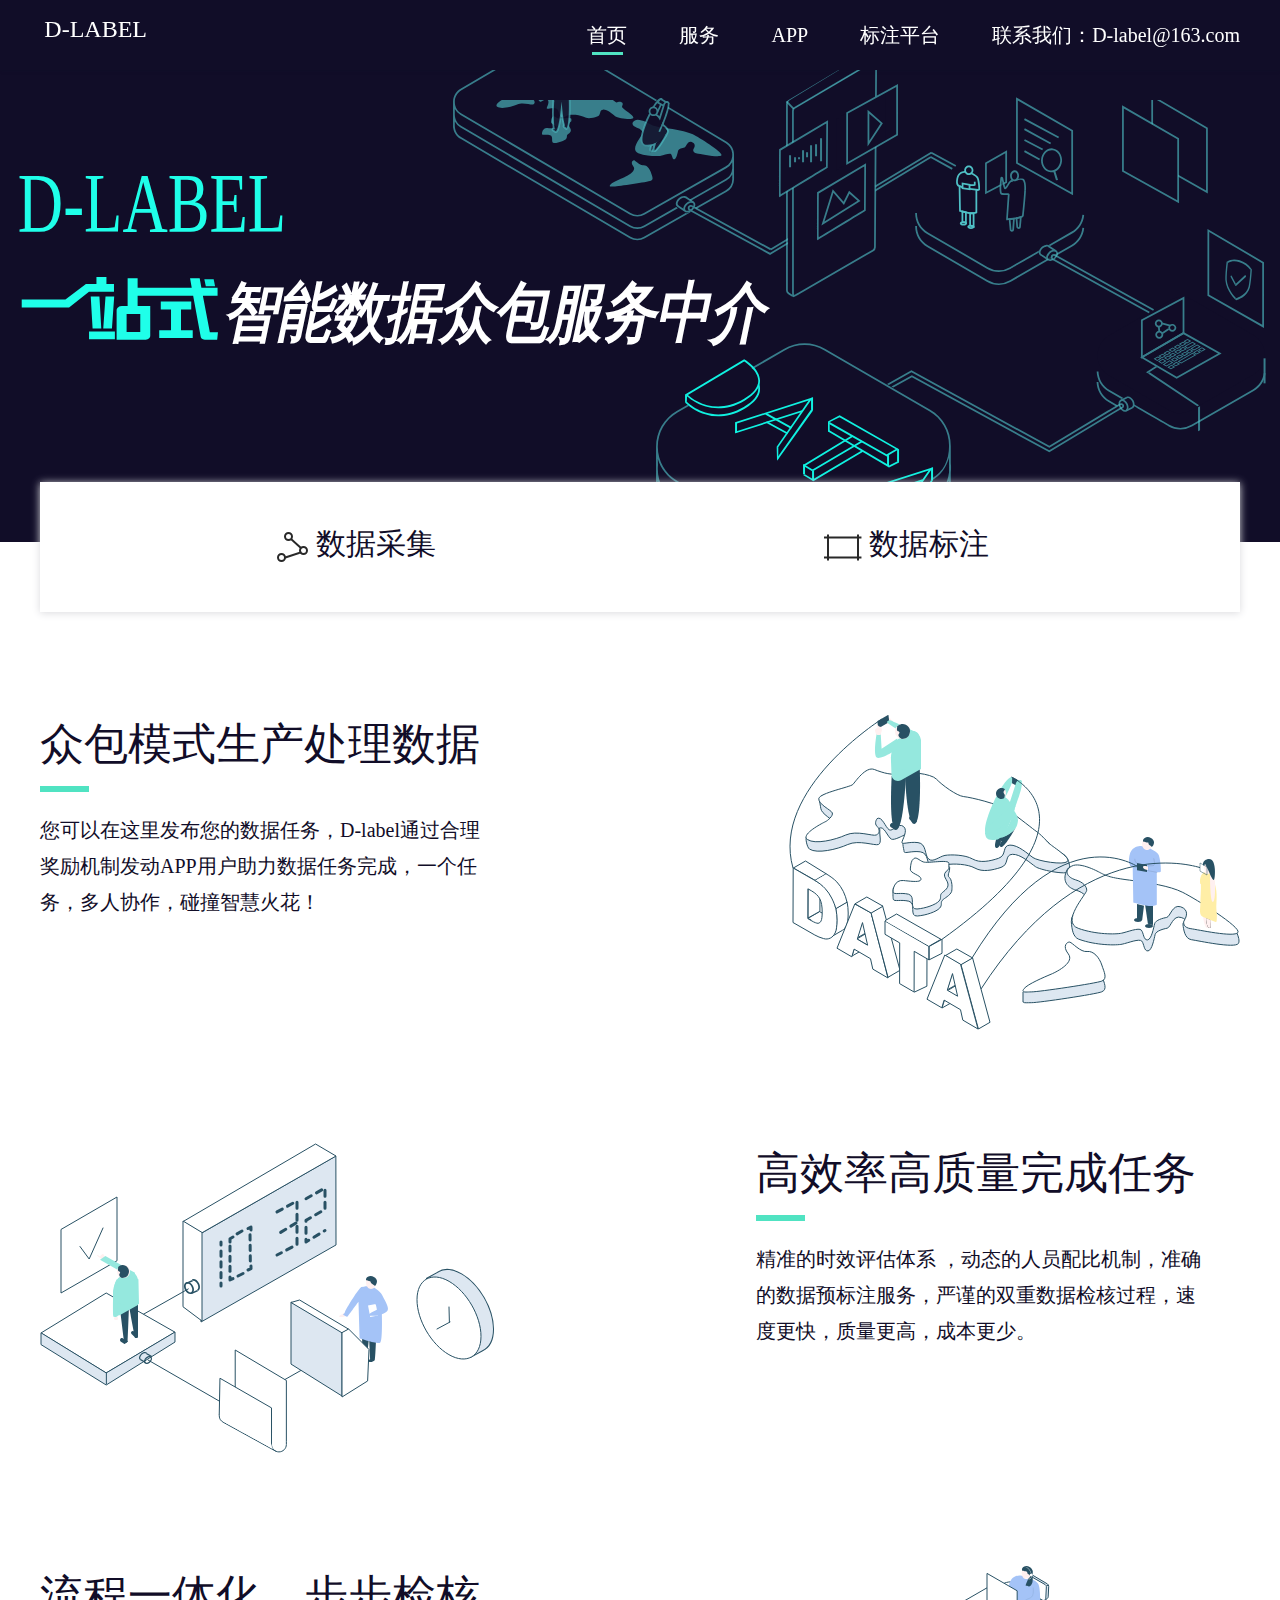
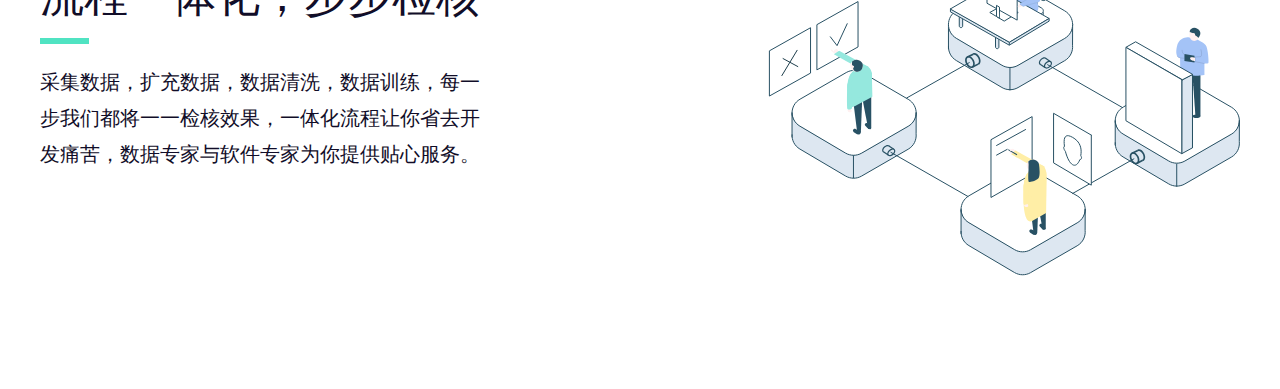
<file: index.html>
<!DOCTYPE html>
<html>
<head>
<meta charset="utf-8" />
<link href="img/favicon.ico" rel="shortcut icon">
<title>D-LABEL-一站式智能数据众包服务中介</title>
<meta name="description" content="D-label是提供AI数据的一站式生产平台，通过众包模式提供数据采集、数据标注、数据提取、数据校验、数据清洗等服务，为人工智能领域提供更准确、更高效的数据集。" />
<meta name="keywords" content="D-label,ai数据生产平台,数据采集,数据标注,数据集" /><link href="css/css.css" rel="stylesheet" />
<script src="js/jquery.js"></script>
</head>
<body>
<div class="pagehead clean">
<div class="layer">
<div class="fl"><img src="img/logo.svg" /></div>
<ul class="fr clean">
<li><a href="index.html" class="active">首页</a></li>
<li><a href="srv.html">服务</a></li>
<li><a href="app.html">APP</a></li>
<li><a href="mark.html">标注平台</a></li>
<li>联系我们：D-label@163.com</li>
</ul>
</div>
</div>
<div class="banner" style="background-image:url(img/home-banner.svg);height: 472px;"></div>
<div class="kvnav">
<a href="#"><img src="img/collect.svg" /> 数据采集</a>
<a href="#"><img src="img/mark.svg" /> 数据标注</a>
</div>
<div class="layer brief">
<div class="fl">
<div class="txttitle">众包模式生产处理数据</div>
<div class="txtsplit"></div>
<div class="txtbrief">您可以在这里发布您的数据任务，D-label通过合理奖励机制发动APP用户助力数据任务完成，一个任务，多人协作，碰撞智慧火花！</div>
</div>
<div class="fr">
<img src="img/home3.svg" />
</div>
</div>
<div class="layer brief">
<div class="fl">
<img src="img/home2.svg" />
</div>
<div class="fr">
<div class="txttitle">高效率高质量完成任务</div>
<div class="txtsplit"></div>
<div class="txtbrief">精准的时效评估体系 ，动态的人员配比机制，准确的数据预标注服务，严谨的双重数据检核过程，速度更快，质量更高，成本更少。</div>
</div>
</div>
<div class="layer brief">
<div class="fl">
<div class="txttitle">流程一体化，步步检核</div>
<div class="txtsplit"></div>
<div class="txtbrief">采集数据，扩充数据，数据清洗，数据训练，每一步我们都将一一检核效果，一体化流程让你省去开发痛苦，数据专家与软件专家为你提供贴心服务。</div>
</div>
<div class="fr">
<img src="img/home1.svg" />
</div>
</div>

<script>
        $(function () {
            $(".support li").each(function (index, item) {
                if (index == 3 || index == 7) {
                    $(item).css("margin-right", "0");
                }
            })

            if (typeof (Worker) == undefined) {
                $(".srvitem").css("top", "16px");
                $(".description").css("top", "200px");
                $(".support li").hover(function (event) {
                    var $srvitem = $(this).find(".srvitem");
                    var $description = $(this).find(".description");
                    $srvitem.animate({ "top": "-90px" }, 700);
                    $description.animate({ "top": "0" }, 700);
                },
                    function (event) {
                        var $srvitem = $(this).find(".srvitem");
                        var $description = $(this).find(".description");
                        $srvitem.animate({ "top": "16px" }, 700);
                        $description.animate({ "top": "200px" }, 700);
                    });
            }
        })
    </script>
<script src="js/svgpng.js"></script>
</body>
</html>
</file>
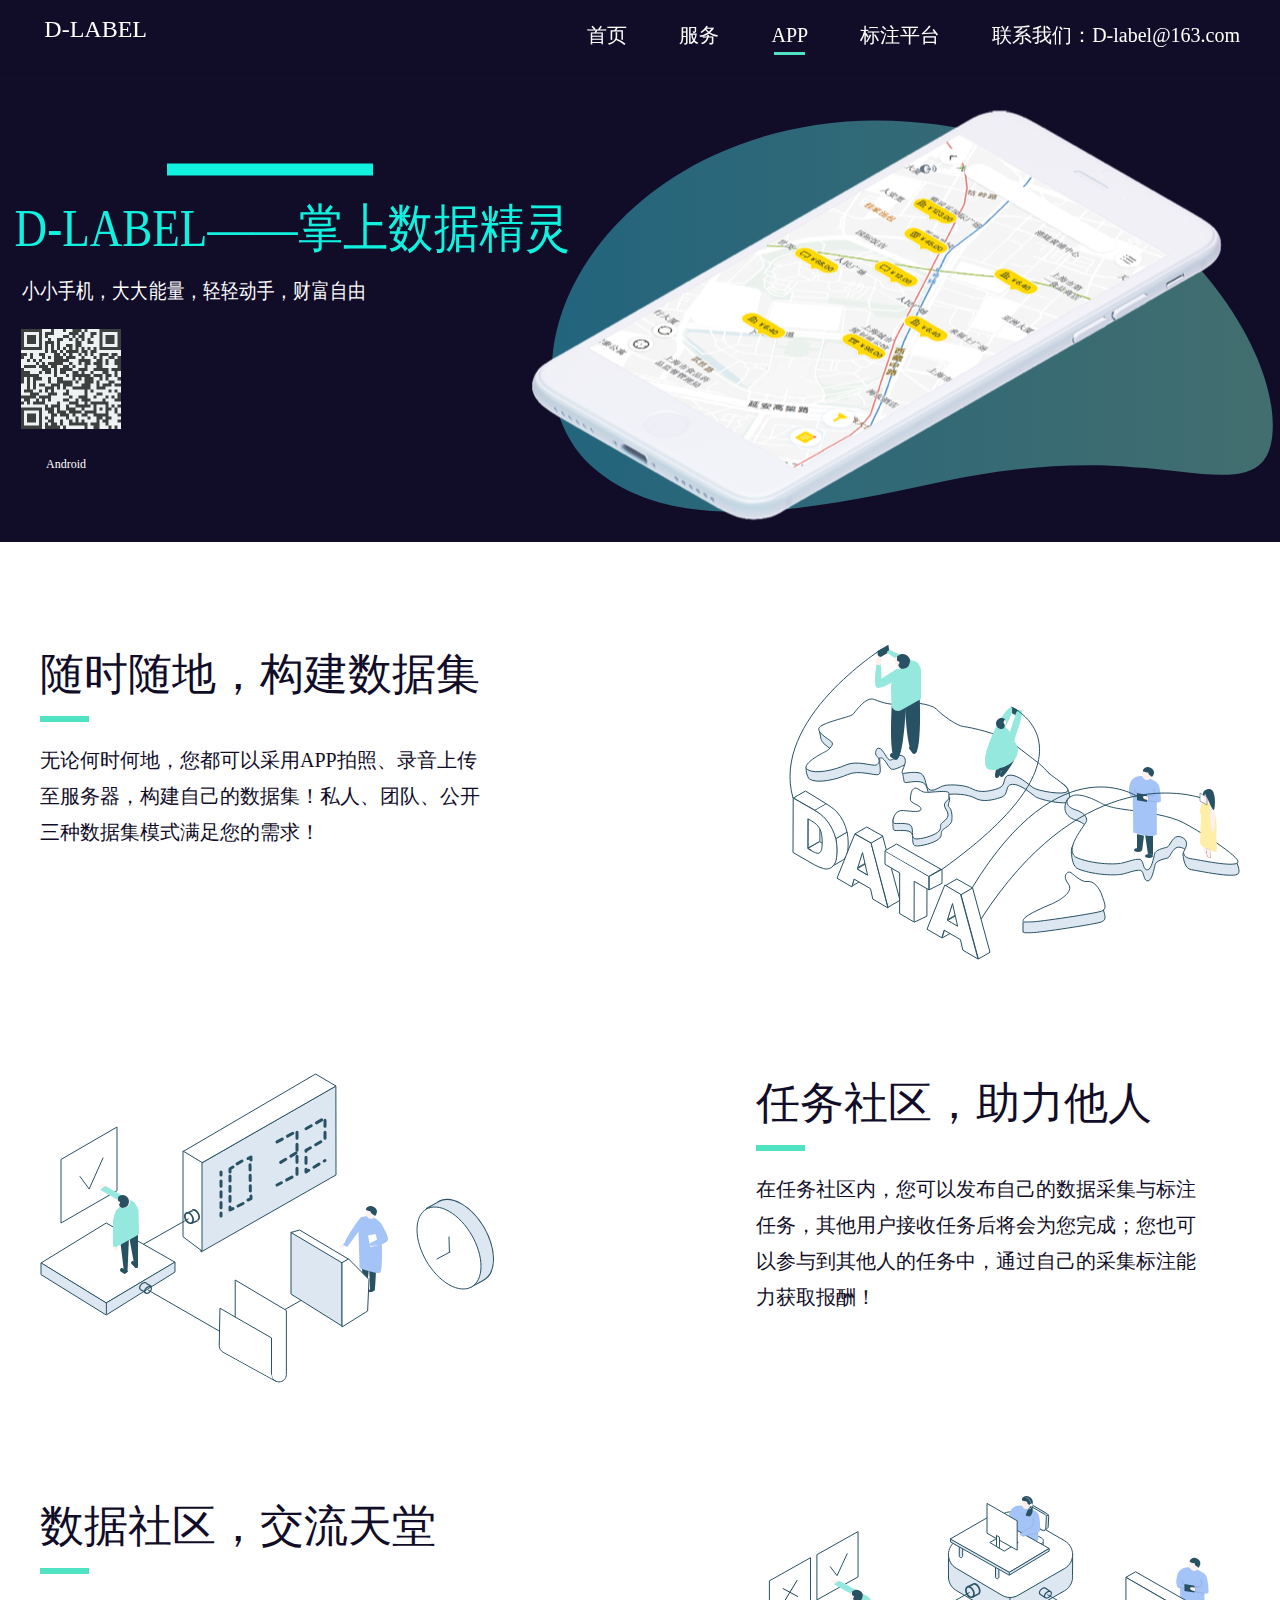
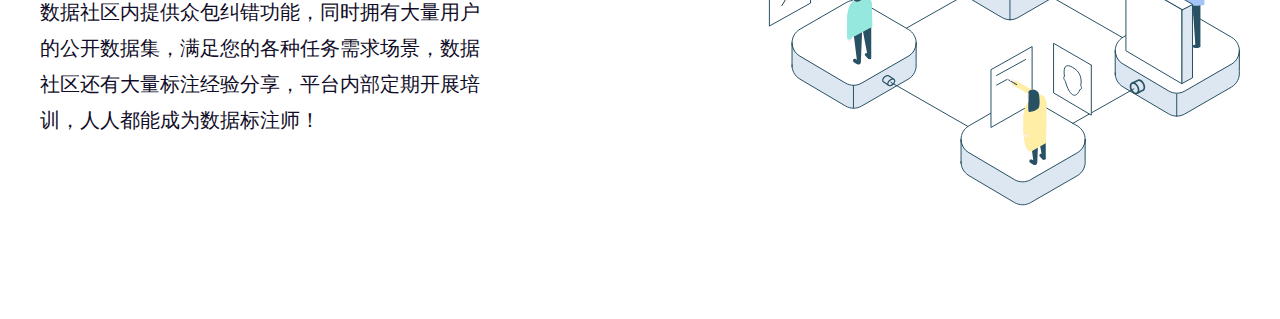
<file: app.html>
<!DOCTYPE html>
<html>
<head>
<meta charset="utf-8" />
<link href="img/favicon.ico" rel="shortcut icon">
<title>D-LABEL-一站式智能数据众包服务中介</title>
<meta name="description" content="D-label是提供AI数据的一站式生产平台，通过众包模式提供数据采集、数据标注、数据提取、数据校验、数据清洗等服务，为人工智能领域提供更准确、更高效的数据集。" />
<meta name="keywords" content="D-label,ai数据生产平台,数据采集,数据标注,数据集" /><link href="css/css.css" rel="stylesheet" />
<script src="js/jquery.js"></script>
</head>
<body>
<div class="pagehead clean">
<div class="layer">
<div class="fl"><img src="img/logo.svg" /></div>
<ul class="fr clean">
<li><a href="index.html" >首页</a></li>
<li><a href="srv.html">服务</a></li>
<li><a href="app.html" class="active">APP</a></li>
<li><a href="mark.html">标注平台</a></li>
<li>联系我们：D-label@163.com</li>
</ul>
</div>
</div>
<div class="banner" style="background-image:url(img/APP-banner.svg);height: 472px;"></div>
<div class="layer brief">
<div class="fl">
<div class="txttitle">随时随地，构建数据集</div>
<div class="txtsplit"></div>
<div class="txtbrief">无论何时何地，您都可以采用APP拍照、录音上传至服务器，构建自己的数据集！私人、团队、公开三种数据集模式满足您的需求！</div>
</div>
<div class="fr">
<img src="img/home3.svg" />
</div>
</div>
<div class="layer brief">
<div class="fl">
<img src="img/home2.svg" />
</div>
<div class="fr">
    <div class="txttitle">任务社区，助力他人</div>
<div class="txtsplit"></div>
<div class="txtbrief">在任务社区内，您可以发布自己的数据采集与标注任务，其他用户接收任务后将会为您完成；您也可以参与到其他人的任务中，通过自己的采集标注能力获取报酬！</div>
</div>
</div>
<div class="layer brief">
<div class="fl">
<div class="txttitle">数据社区，交流天堂</div>
<div class="txtsplit"></div>
<div class="txtbrief">数据社区内提供众包纠错功能，同时拥有大量用户的公开数据集，满足您的各种任务需求场景，数据社区还有大量标注经验分享，平台内部定期开展培训，人人都能成为数据标注师！</div>
</div>
<div class="fr">
<img src="img/home1.svg" />
</div>
</div>

<script>
        $(function () {
            $(".support li").each(function (index, item) {
                if (index == 3 || index == 7) {
                    $(item).css("margin-right", "0");
                }
            })

            if (typeof (Worker) == undefined) {
                $(".srvitem").css("top", "16px");
                $(".description").css("top", "200px");
                $(".support li").hover(function (event) {
                    var $srvitem = $(this).find(".srvitem");
                    var $description = $(this).find(".description");
                    $srvitem.animate({ "top": "-90px" }, 700);
                    $description.animate({ "top": "0" }, 700);
                },
                    function (event) {
                        var $srvitem = $(this).find(".srvitem");
                        var $description = $(this).find(".description");
                        $srvitem.animate({ "top": "16px" }, 700);
                        $description.animate({ "top": "200px" }, 700);
                    });
            }
        })
    </script>
<script src="js/svgpng.js"></script>
</body>
</html>
</file>
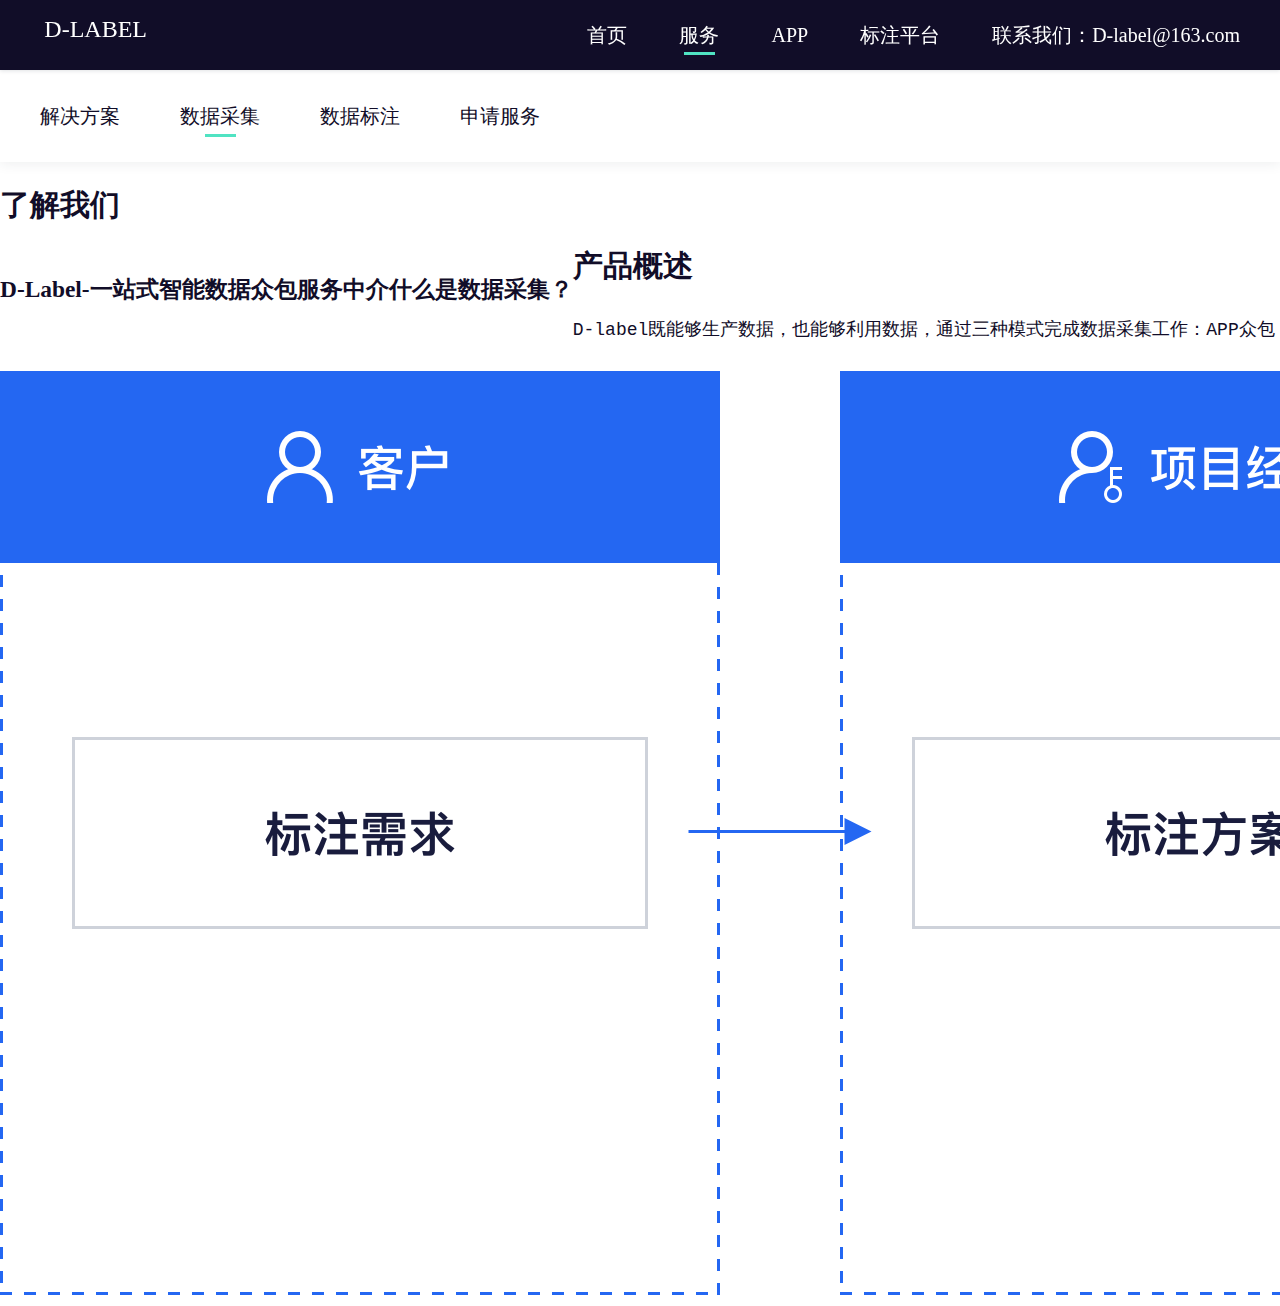
<file: collect.html>
<!DOCTYPE html>
<html>
<head itemscope itemtype="http://schema.org/WebSite">
    <meta charset="utf-8" />
    <title itemprop="name">数据采集-D-LABEL</title>
    <meta http-equiv="X-UA-Compatible" content="IE=Edge,chrome=1" />
    <meta name="baidu-site-verification" content="caCyUCCGl5" />
    <meta name="viewport" content="width=device-width,initial-scale=1.0, minimum-scale=1.0, maximum-scale=1.0" />
<meta name="keywords" content=" 数据标注,数据清洗,图片识别,文字识别,语音识别,自然语言处理" /><meta name="description" content="适用于大规模的图像、视频、语音、文本以及其他特殊数据的数据清洗、评估、提取以及特殊信息标注，专业的标注团队高效、稳定提供数据标注服务。" />    <meta name="renderer" content="webkit">
<link rel="stylesheet" href="https://bce.bdstatic.com/portal/css/product/base-v5_681573a7.css">
<link href="css/css.css" rel="stylesheet" />
    <script src="https://bce.bdstatic.com/ecom/esl/2-1-6/esl.js"></script>
    <script type="text/javascript">

require.config({baseUrl:"https://bce.bdstatic.com/portal/71e4f31/js",paths:{"data/doc":"http://yq01-inf-bce2722599.yq01.baidu.com:8188/doc"},packages:[{name:"jquery",location:"../../dep/1.0.78.1/jquery/1.9.1",main:"jquery"},{name:"jquery.cookie",location:"../../dep/1.0.78.1/jquery.cookie/1.4.0",main:"jquery.cookie"},{name:"parallax",location:"../../dep/1.0.78.1/parallax/2.1.3"},{name:"marked",location:"../../dep/1.0.78.1/marked/0.3.2",main:"marked"},{name:"highlight",location:"../../dep/1.0.78.1/highlight.js/8.4.0/src",main:"highlight"},{name:"lightbox",location:"../../dep/1.0.78.1/lightbox2/2.7.1"},{name:"isMobile",location:"../../dep/1.0.78.1/isMobile/0.3.6/src",main:"isMobile"},{name:"mini-event",location:"../../dep/1.0.78.1/mini-event/1.0.2/src",main:"main"},{name:"webuploader",location:"../../dep/1.0.78.1/webuploader/0.1.5",main:"webuploader.nolog"},{name:"babel-runtime",location:"../../dep/1.0.78.1/babel-runtime/0.0.0/src"},{name:"etpl",location:"../../dep/1.0.78.1/etpl/3.0.0/src",main:"main"},{name:"esui",location:"../../dep/1.0.78.1/esui/3.1.0-beta.6/src",main:"main"},{name:"underscore",location:"../../dep/1.0.78.1/underscore/1.6.0/src",main:"underscore"},{name:"moment",location:"../../dep/1.0.78.1/moment/2.7.0/src",main:"moment"},{name:"er",location:"../../dep/1.0.78.1/er/3.1.0-beta.6/src"},{name:"eoo",location:"../../dep/1.0.78.1/eoo/0.1.1/src"},{name:"crypto",location:"../../dep/1.0.78.1/crypto/0.0.0/src",main:"main"},{name:"zeroclipboard",location:"../../dep/1.0.78.1/zeroclipboard/2.2.0/src",main:"ZeroClipboard"},{name:"fastclick",location:"../../dep/1.0.78.1/fastclick/0.0.0/src",main:"main"},{name:"inf-ria",location:"../../dep/1.0.78.1/inf-ria/0.0.0/src",main:"main"},{name:"bat-ria",location:"../../dep/1.0.78.1/bat-ria/0.1.14/src",main:"main"},{name:"urijs",location:"../../dep/1.0.78.1/urijs/1.12.0/src",main:"URI"},{name:"ef",location:"../../dep/1.0.78.1/ef/3.1.0-beta.2/src",main:"main"},{name:"jcarousellite",location:"../../dep/1.0.78.1/jcarousellite/1.9.3",main:"jcarousellite"},{name:"fc-storage",location:"../../dep/1.0.78.1/fc-storage/0.0.1-alpha.6/src",main:"fc-storage"},{name:"jquery.fullPage",location:"../../dep/1.0.78.1/jquery.fullPage/2.8.1/src",main:"jquery.fullPage"},{name:"cyberplayer",location:"../../dep/1.0.78.1/cyberplayer/2.3.0/src",main:"cyberplayer"},{name:"gsap",location:"../../dep/1.0.78.1/gsap/1.18.5/src",main:"TweenMax"},{name:"raf",location:"../../dep/1.0.78.1/raf/3.2.0",main:"index"},{name:"echarts",location:"../../dep/1.0.78.1/echarts/3.2.3",main:"dist/echarts.min"},{name:"criteo",location:"../../dep/1.0.78.1/criteo",main:"criteo"},{name:"iconfont",location:"https://bce-cdn.bj.bcebos.com/portal/dep/1.0.78.1/iconfont/1.0.1",main:"iconfont"},{name:"alloytouch",location:"../../dep/1.0.78.1/alloytouch/0.2.5",main:"alloy_touch"},{name:"lodash",location:"../../dep/1.0.78.1/lodash/3.10.1/src",main:"lodash"},{name:"clipboard",location:"../../dep/1.0.78.1/clipboard/0.0.0/src",main:"Clipboard"},{name:"inf-i18n",location:"../../dep/1.0.78.1/inf-i18n/0.0.0/src",main:"main"},{name:"axios",location:"../../dep/1.0.78.1/axios/0.0.0/src",main:"main"},{name:"humanize",location:"../../dep/1.0.78.1/humanize/0.0.9/src",main:"main"},{name:"big.js",location:"../../dep/1.0.78.1/big.js/3.1.3/src",main:"big"},{name:"async-validator",location:"../../dep/1.0.78.1/async-validator/0.0.0/src",main:"async-validator.bundle"},{name:"san",location:"../../dep/1.0.78.1/san/3.7.7/src"},{name:"inf-ui",location:"../../dep/1.0.78.1/inf-ui/0.0.0/src"},{name:"san-xui",location:"../../dep/1.0.78.1/san-xui/0.0.0/src",main:"index"},{name:"lottie",location:"../../dep/1.0.78.1/lottie/5.5.9",main:"lottie.min"}]}),function(){var e="https:"==document.location.protocol?" https://":" http://",a=document.createElement("script");a.src=e+"hm.baidu.com/hm.js?28a17f66627d87f1d046eae152a1c93d";var n=document.getElementsByTagName("script")[0];n.parentNode.insertBefore(a,n)}(),window._agl=window._agl||[],function(){_agl.push(["production","_f7L2XwGXjyszb4d1e2oxPybgD"]),function(){var e=document.createElement("script");e.type="text/javascript",e.async=!0,e.src="https://fxgate.baidu.com/angelia/fcagl.js?production=_f7L2XwGXjyszb4d1e2oxPybgD";var a=document.getElementsByTagName("script")[0];a.parentNode.insertBefore(e,a)}()}();try{document.execCommand("BackgroundImageCache",!1,!0)}catch(e){}(new Image).src="/img/pv.gif?.stamp="+(new Date).getTime()+"&Referer="+encodeURIComponent(document.referrer),"object"==typeof performance&&performance.timing&&"function"==typeof window.addEventListener&&"function"==typeof performance.timing.toJSON&&window.addEventListener("load",function(){var e=[],a=performance.timing.toJSON();for(var n in a)a.hasOwnProperty(n)&&e.push(n+"="+a[n]);e.length&&((new Image).src="https://bce.bdstatic.com/portal/img/gen_204_d41d8cd9.gif?"+e.join("&"))});
    </script>

    <!--[if lt IE 9]>
    <script>for(var i=0,t="abbr, article, aside, audio, canvas, datalist, details, dialog, eventsource, figure, footer, header, hgroup, mark, menu, meter, nav, output, progress, section, time, video, figcaption, main".split(", ");i<t.length;i++){document.createElement(t[i]);}</script>
    <![endif]-->
</head>

<!--[if lte IE 9]>
<body class="ie9-lt ">
<![endif]-->
<div class="pagehead clean">
<div class="layer">
<div class="fl"><img src="img/logo.svg" /></div>
<ul class="fr clean">
<li><a href="index.html" >首页</a></li>
<li><a href="srv.html" class="active">服务</a></li>
<li><a href="app.html">APP</a></li>
<li><a href="mark.html">标注平台</a></li>
<li>联系我们：D-label@163.com</li>
</ul>
</div>
</div>
<div class="srvnav">
<ul>
<li><a href="solve.html" data-type="all" >解决方案</a></li>
<li><a href="collect.html" data-type="all" class="active">数据采集</a></li>
<li><a href="label.html" data-type="picture">数据标注</a></li>
<li><a href="service.html" data-type="characters">申请服务</a></li>
</ul>
</div>
<div ui-type="module-box"> <section ui-type="V5G011" class="V5G011"> <h2>了解我们</h2> <div class="group content"> <div class="slider-wrapper wrap"> <ul class="slider"> <li class="col-2"> <a data-ui-index="0" href="https://youtu.be/LMIUosnITUs" target="_blank" data-track-category="了解我们" data-track-name="D-Label一站式智能数据众包服务中介" style="background-image: url('img/dlabel.png')"> <div class="item-bottom"> <h3>D-Label-一站式智能数据众包服务中介</h3> <p></p> </div> <div class="cover"></div> </a> </li> <li class="col-2"> <a data-ui-index="1" href="https://www.youtube.com/watch?v=rfMDMP90xyU&t=7s" target="_blank" data-track-category="了解我们" data-track-name="什么是数据采集？" style="background-image: url('img/shucai.png')"> <div class="item-bottom"> <h3>什么是数据采集？</h3> <p></p> </div> <div class="cover"></div> </a> </li> </ul> </div> </div> </section> <section ui-type="V5G002" class="V5G002"> <h2>产品概述</h2> <div class="group"> <pre class="content"><p>D-label既能够生产数据，也能够利用数据，通过三种模式完成数据采集工作：APP众包，网络爬取与图像生成，给您提供丰富的数据来源</p></pre> <img class="scale-img" src="/img/标_c161194.png" alt="产品概述"> </div> </section> </div> </div>




</html>
</file>
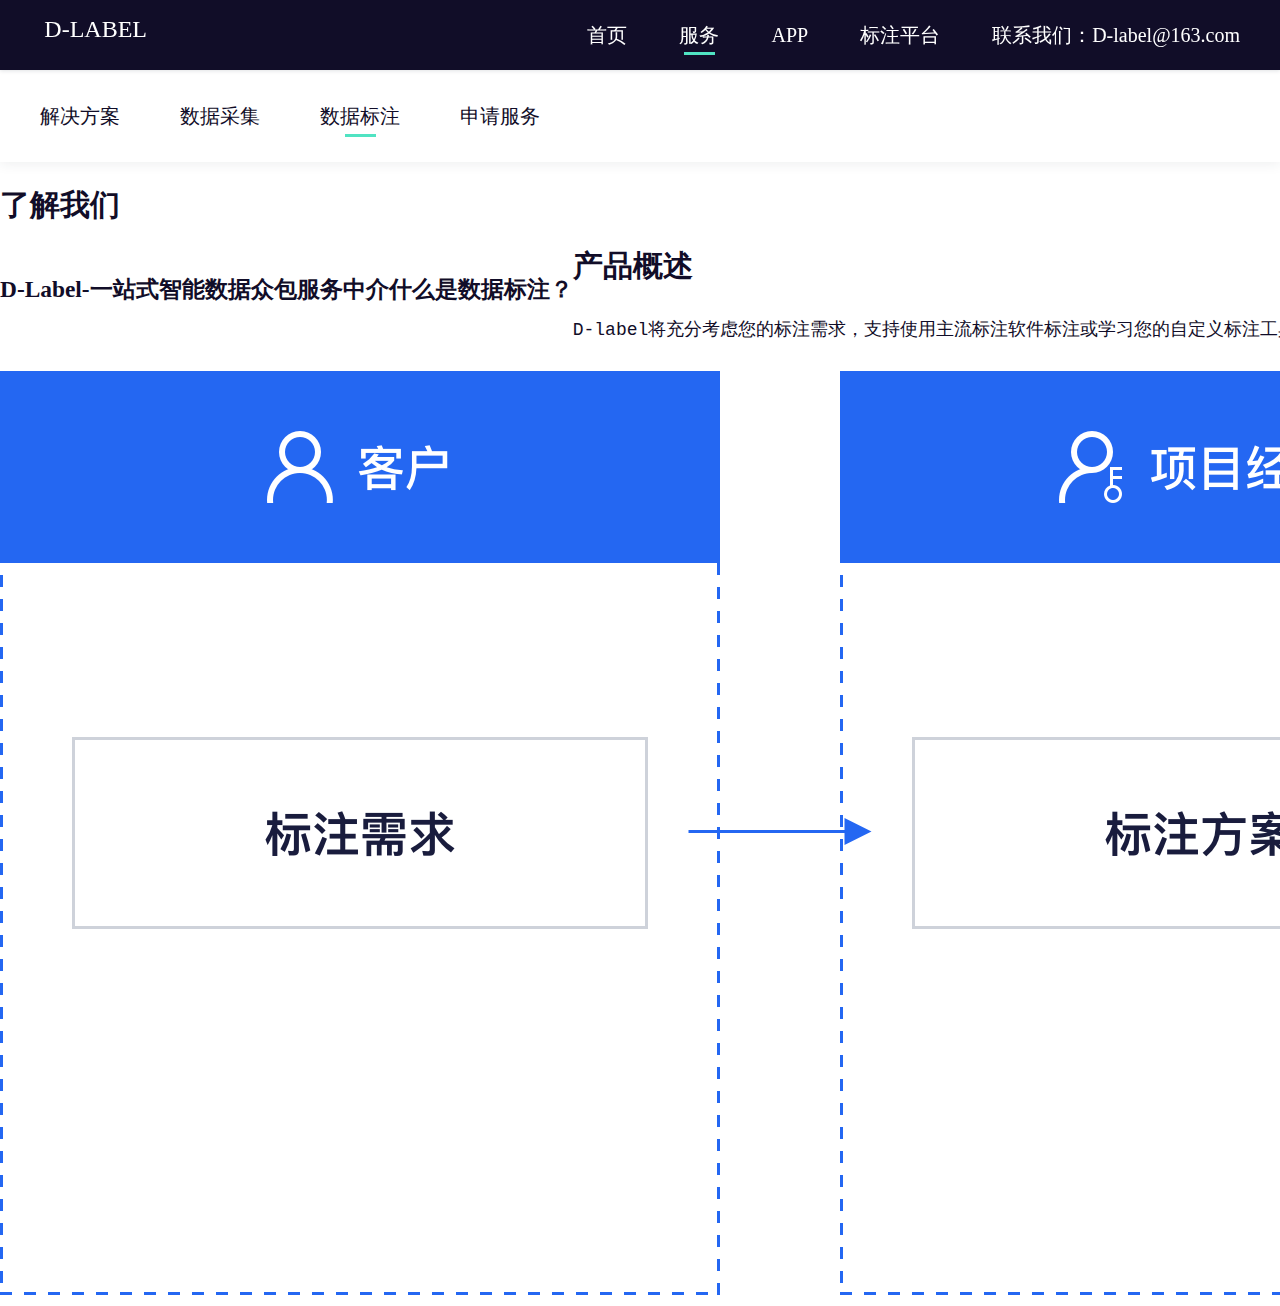
<file: label.html>
<!DOCTYPE html>
<html>
<head itemscope itemtype="http://schema.org/WebSite">
    <meta charset="utf-8" />
    <title itemprop="name">数据标注-D-LABEL</title>
    <meta http-equiv="X-UA-Compatible" content="IE=Edge,chrome=1" />
    <meta name="baidu-site-verification" content="caCyUCCGl5" />
    <meta name="viewport" content="width=device-width,initial-scale=1.0, minimum-scale=1.0, maximum-scale=1.0" />
<meta name="keywords" content=" 数据标注,数据清洗,图片识别,文字识别,语音识别,自然语言处理" /><meta name="description" content="适用于大规模的图像、视频、语音、文本以及其他特殊数据的数据清洗、评估、提取以及特殊信息标注，专业的标注团队高效、稳定提供数据标注服务。" />    <meta name="renderer" content="webkit">
<link rel="stylesheet" href="https://bce.bdstatic.com/portal/css/product/base-v5_681573a7.css">
<link href="css/css.css" rel="stylesheet" />
    <script src="https://bce.bdstatic.com/ecom/esl/2-1-6/esl.js"></script>
    <script type="text/javascript">

require.config({baseUrl:"https://bce.bdstatic.com/portal/71e4f31/js",paths:{"data/doc":"http://yq01-inf-bce2722599.yq01.baidu.com:8188/doc"},packages:[{name:"jquery",location:"../../dep/1.0.78.1/jquery/1.9.1",main:"jquery"},{name:"jquery.cookie",location:"../../dep/1.0.78.1/jquery.cookie/1.4.0",main:"jquery.cookie"},{name:"parallax",location:"../../dep/1.0.78.1/parallax/2.1.3"},{name:"marked",location:"../../dep/1.0.78.1/marked/0.3.2",main:"marked"},{name:"highlight",location:"../../dep/1.0.78.1/highlight.js/8.4.0/src",main:"highlight"},{name:"lightbox",location:"../../dep/1.0.78.1/lightbox2/2.7.1"},{name:"isMobile",location:"../../dep/1.0.78.1/isMobile/0.3.6/src",main:"isMobile"},{name:"mini-event",location:"../../dep/1.0.78.1/mini-event/1.0.2/src",main:"main"},{name:"webuploader",location:"../../dep/1.0.78.1/webuploader/0.1.5",main:"webuploader.nolog"},{name:"babel-runtime",location:"../../dep/1.0.78.1/babel-runtime/0.0.0/src"},{name:"etpl",location:"../../dep/1.0.78.1/etpl/3.0.0/src",main:"main"},{name:"esui",location:"../../dep/1.0.78.1/esui/3.1.0-beta.6/src",main:"main"},{name:"underscore",location:"../../dep/1.0.78.1/underscore/1.6.0/src",main:"underscore"},{name:"moment",location:"../../dep/1.0.78.1/moment/2.7.0/src",main:"moment"},{name:"er",location:"../../dep/1.0.78.1/er/3.1.0-beta.6/src"},{name:"eoo",location:"../../dep/1.0.78.1/eoo/0.1.1/src"},{name:"crypto",location:"../../dep/1.0.78.1/crypto/0.0.0/src",main:"main"},{name:"zeroclipboard",location:"../../dep/1.0.78.1/zeroclipboard/2.2.0/src",main:"ZeroClipboard"},{name:"fastclick",location:"../../dep/1.0.78.1/fastclick/0.0.0/src",main:"main"},{name:"inf-ria",location:"../../dep/1.0.78.1/inf-ria/0.0.0/src",main:"main"},{name:"bat-ria",location:"../../dep/1.0.78.1/bat-ria/0.1.14/src",main:"main"},{name:"urijs",location:"../../dep/1.0.78.1/urijs/1.12.0/src",main:"URI"},{name:"ef",location:"../../dep/1.0.78.1/ef/3.1.0-beta.2/src",main:"main"},{name:"jcarousellite",location:"../../dep/1.0.78.1/jcarousellite/1.9.3",main:"jcarousellite"},{name:"fc-storage",location:"../../dep/1.0.78.1/fc-storage/0.0.1-alpha.6/src",main:"fc-storage"},{name:"jquery.fullPage",location:"../../dep/1.0.78.1/jquery.fullPage/2.8.1/src",main:"jquery.fullPage"},{name:"cyberplayer",location:"../../dep/1.0.78.1/cyberplayer/2.3.0/src",main:"cyberplayer"},{name:"gsap",location:"../../dep/1.0.78.1/gsap/1.18.5/src",main:"TweenMax"},{name:"raf",location:"../../dep/1.0.78.1/raf/3.2.0",main:"index"},{name:"echarts",location:"../../dep/1.0.78.1/echarts/3.2.3",main:"dist/echarts.min"},{name:"criteo",location:"../../dep/1.0.78.1/criteo",main:"criteo"},{name:"iconfont",location:"https://bce-cdn.bj.bcebos.com/portal/dep/1.0.78.1/iconfont/1.0.1",main:"iconfont"},{name:"alloytouch",location:"../../dep/1.0.78.1/alloytouch/0.2.5",main:"alloy_touch"},{name:"lodash",location:"../../dep/1.0.78.1/lodash/3.10.1/src",main:"lodash"},{name:"clipboard",location:"../../dep/1.0.78.1/clipboard/0.0.0/src",main:"Clipboard"},{name:"inf-i18n",location:"../../dep/1.0.78.1/inf-i18n/0.0.0/src",main:"main"},{name:"axios",location:"../../dep/1.0.78.1/axios/0.0.0/src",main:"main"},{name:"humanize",location:"../../dep/1.0.78.1/humanize/0.0.9/src",main:"main"},{name:"big.js",location:"../../dep/1.0.78.1/big.js/3.1.3/src",main:"big"},{name:"async-validator",location:"../../dep/1.0.78.1/async-validator/0.0.0/src",main:"async-validator.bundle"},{name:"san",location:"../../dep/1.0.78.1/san/3.7.7/src"},{name:"inf-ui",location:"../../dep/1.0.78.1/inf-ui/0.0.0/src"},{name:"san-xui",location:"../../dep/1.0.78.1/san-xui/0.0.0/src",main:"index"},{name:"lottie",location:"../../dep/1.0.78.1/lottie/5.5.9",main:"lottie.min"}]}),function(){var e="https:"==document.location.protocol?" https://":" http://",a=document.createElement("script");a.src=e+"hm.baidu.com/hm.js?28a17f66627d87f1d046eae152a1c93d";var n=document.getElementsByTagName("script")[0];n.parentNode.insertBefore(a,n)}(),window._agl=window._agl||[],function(){_agl.push(["production","_f7L2XwGXjyszb4d1e2oxPybgD"]),function(){var e=document.createElement("script");e.type="text/javascript",e.async=!0,e.src="https://fxgate.baidu.com/angelia/fcagl.js?production=_f7L2XwGXjyszb4d1e2oxPybgD";var a=document.getElementsByTagName("script")[0];a.parentNode.insertBefore(e,a)}()}();try{document.execCommand("BackgroundImageCache",!1,!0)}catch(e){}(new Image).src="/img/pv.gif?.stamp="+(new Date).getTime()+"&Referer="+encodeURIComponent(document.referrer),"object"==typeof performance&&performance.timing&&"function"==typeof window.addEventListener&&"function"==typeof performance.timing.toJSON&&window.addEventListener("load",function(){var e=[],a=performance.timing.toJSON();for(var n in a)a.hasOwnProperty(n)&&e.push(n+"="+a[n]);e.length&&((new Image).src="https://bce.bdstatic.com/portal/img/gen_204_d41d8cd9.gif?"+e.join("&"))});
    </script>

    <!--[if lt IE 9]>
    <script>for(var i=0,t="abbr, article, aside, audio, canvas, datalist, details, dialog, eventsource, figure, footer, header, hgroup, mark, menu, meter, nav, output, progress, section, time, video, figcaption, main".split(", ");i<t.length;i++){document.createElement(t[i]);}</script>
    <![endif]-->
</head>

<!--[if lte IE 9]>
<body class="ie9-lt ">
<![endif]-->
<div class="pagehead clean">
<div class="layer">
<div class="fl"><img src="img/logo.svg" /></div>
<ul class="fr clean">
<li><a href="index.html" >首页</a></li>
<li><a href="srv.html" class="active">服务</a></li>
<li><a href="app.html">APP</a></li>
<li><a href="mark.html">标注平台</a></li>
<li>联系我们：D-label@163.com</li>
</ul>
</div>
</div>
<div class="srvnav">
<ul><li><a href="solve.html" data-type="all">解决方案</a></li>
<li><a href="collect.html" data-type="all" >数据采集</a></li>
<li><a href="label.html" data-type="picture" class="active">数据标注</a></li>
<li><a href="service.html" data-type="characters">申请服务</a></li>
</ul>
</div>
<div ui-type="module-box"> <section ui-type="V5G011" class="V5G011"> <h2>了解我们</h2> <div class="group content"> <div class="slider-wrapper wrap"> <ul class="slider"> <li class="col-2"> <a data-ui-index="0" href="https://youtu.be/LMIUosnITUs" target="_blank" data-track-category="了解我们" data-track-name="D-Label一站式智能数据众包服务中介" style="background-image: url('img/dlabel.png')"> <div class="item-bottom"> <h3>D-Label-一站式智能数据众包服务中介</h3> <p></p> </div> <div class="cover"></div> </a> </li> <li class="col-2"> <a data-ui-index="1" href="https://www.youtube.com/watch?v=0mfVfKOL22c" target="_blank" data-track-category="了解我们" data-track-name="什么是数据标注？" style="background-image: url('img/shubiao.png')"> <div class="item-bottom"> <h3>什么是数据标注？</h3> <p></p> </div> <div class="cover"></div> </a> </li> </ul> </div> </div> </section> <section ui-type="V5G002" class="V5G002"> <h2>产品概述</h2> <div class="group"> <pre class="content"><p>D-label将充分考虑您的标注需求，支持使用主流标注软件标注或学习您的自定义标注工具，层层质检，确保标注质量。</p></pre> <img class="scale-img" src="/img/标_c161194.png" alt="产品概述"> </div> </section> </div> </div>





</html>
</file>
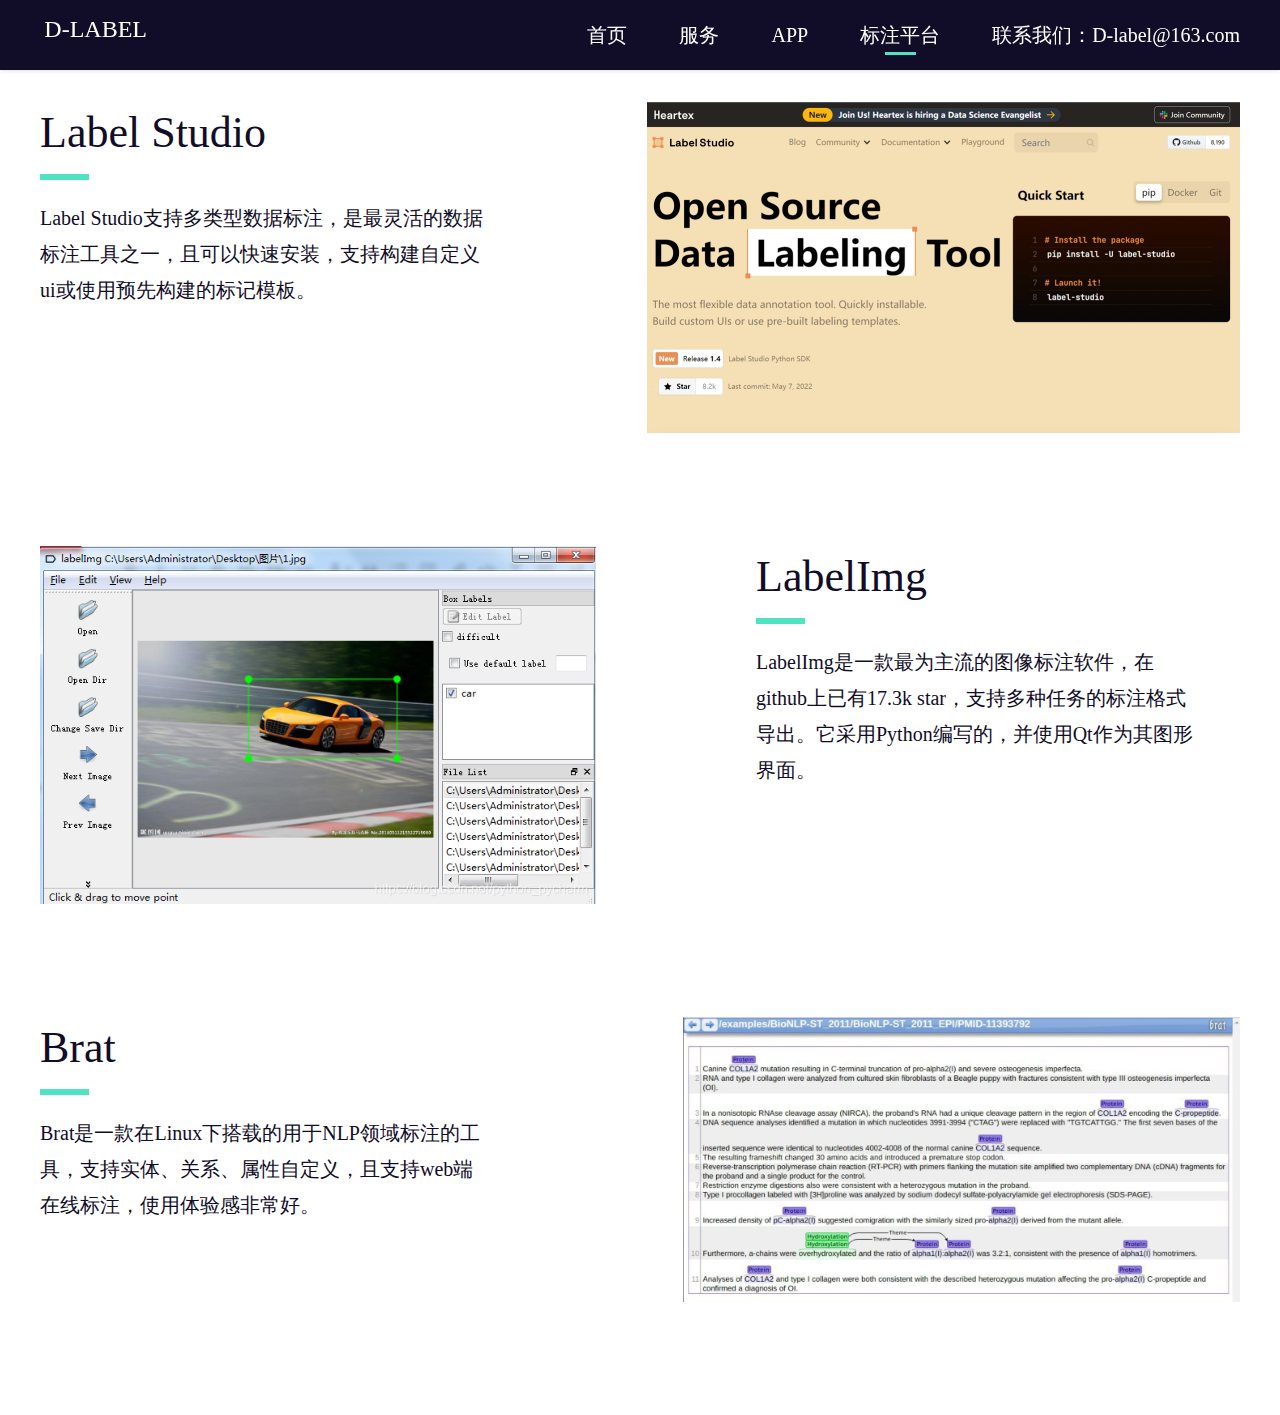
<file: mark.html>
<!DOCTYPE html>
<html>
<head>
<meta charset="utf-8" />
<link href="img/favicon.ico" rel="shortcut icon">
<title>D-LABEL-一站式智能数据众包服务中介</title>
<meta name="description" content="D-label是提供AI数据的一站式生产平台，通过众包模式提供数据采集、数据标注、数据提取、数据校验、数据清洗等服务，为人工智能领域提供更准确、更高效的数据集。" />
<meta name="keywords" content="D-label,ai数据生产平台,数据采集,数据标注,数据集" /><link href="css/css.css" rel="stylesheet" />
<script src="js/jquery.js"></script>
</head>
<body>
<div class="pagehead clean">
<div class="layer">
<div class="fl"><img src="img/logo.svg" /></div>
<ul class="fr clean">
<li><a href="index.html">首页</a></li>
<li><a href="srv.html">服务</a></li>
<li><a href="app.html">APP</a></li>
<li><a href="mark.html"  class="active">标注平台</a></li>
<li>联系我们：D-label@163.com</li>
</ul>
</div>
</div>
<div class="layer brief">
<div class="fl">
<div class="txttitle"><a href="https://labelstud.io/" class="active">Label Studio</a></div>
<div class="txtsplit"></div>
<div class="txtbrief">Label Studio支持多类型数据标注，是最灵活的数据标注工具之一，且可以快速安装，支持构建自定义ui或使用预先构建的标记模板。</div>
</div>
<div class="fr">
<img src="img/label-studio_缩小.png" />
</div>
</div>
<div class="layer brief">
<div class="fl">
<img src="img/labelImg.png" />
</div>
<div class="fr">
    <div class="txttitle"><a href="https://github.com/tzutalin/labelImg" class="active">LabelImg</a></div>
<div class="txtsplit"></div>
<div class="txtbrief">LabelImg是一款最为主流的图像标注软件，在github上已有17.3k star，支持多种任务的标注格式导出。它采用Python编写的，并使用Qt作为其图形界面。</div>
</div>
</div>
<div class="layer brief">
<div class="fl">
<div class="txttitle"><a href="http://brat.nlplab.org/index.html" class="active">Brat</a></div>
<div class="txtsplit"></div>
<div class="txtbrief">Brat是一款在Linux下搭载的用于NLP领域标注的工具，支持实体、关系、属性自定义，且支持web端在线标注，使用体验感非常好。</div>
</div>
<div class="fr">
<img src="img/brat.png" />
</div>
</div>

<script>
        $(function () {
            $(".support li").each(function (index, item) {
                if (index == 3 || index == 7) {
                    $(item).css("margin-right", "0");
                }
            })

            if (typeof (Worker) == undefined) {
                $(".srvitem").css("top", "16px");
                $(".description").css("top", "200px");
                $(".support li").hover(function (event) {
                    var $srvitem = $(this).find(".srvitem");
                    var $description = $(this).find(".description");
                    $srvitem.animate({ "top": "-90px" }, 700);
                    $description.animate({ "top": "0" }, 700);
                },
                    function (event) {
                        var $srvitem = $(this).find(".srvitem");
                        var $description = $(this).find(".description");
                        $srvitem.animate({ "top": "16px" }, 700);
                        $description.animate({ "top": "200px" }, 700);
                    });
            }
        })
    </script>
<script src="js/svgpng.js"></script>
</body>
</html>
</file>
<file: css/css.css>
* {
    box-sizing: border-box;
}

body {
    margin: 0;
    padding: 0;
    border: 0;
    font-size: 20px;
    font-family: PingFangSC-Regular, 'Microsoft YaHei';
    color: #110d28;
    line-height: 36px;
}

h1 {
    font-size: 40px;
    font-family: PingFangSC-Medium,'Microsoft YaHei';
    line-height: 56px;
    text-align: center;
    font-weight: normal;
}

ul, li {
    list-style: none;
    margin: 0;
    padding: 0;
    border: 0;
}

li {
    display: inline-block;
    float: left;
}

img {
    border: 0;
}

a {
    color: inherit;
    text-decoration: none;
}

p {
    font-size: 18px;
    color: #110D28;
    line-height: 42px;
}

.clean:after {
    content: "";
    display: block;
    clear: both;
}

.fr {
    float: right;
}

.fl {
    float: left;
}

.tar {
    text-align: right;
}

.layer {
    width: 1200px;
    margin: auto;
}

    .layer:after {
        content: "";
        display: block;
        clear: both;
    }

.mgmx {
    margin-top: 100px;
    margin-bottom: 100px;
}

    .mgmx h4 {
        font-size: 30px;
        font-weight: normal;
    }

.mgbt {
    margin-top: 100px;
}

.splitline {
    width: 49px;
    height: 1px;
    margin: auto;
    border-top: 6px solid #50E3C2;
}

.pagehead {
    position: fixed;
    width: 100%;
    height: 70px;
    top: 0;
    left: 0;
    line-height: 70px;
    margin: auto;
    background: #110d28;
    color: #fff;
    box-shadow: 0px 1px 4px 0px rgba(0,21,41,0.12);
    z-index: 100;
}

    .pagehead ul {
    }

    .pagehead li {
        position: relative;
        margin-left: 52px;
    }

    .pagehead a:hover:after,
    .pagehead a.active:after,
    .srvnav a.active:after,
    .srvnav a:hover:after {
        content: "";
        display: block;
        width: 31px;
        height: 3px;
        margin: auto;
        margin-top: -18px;
        background-color: #50E3C2;
    }

.banner {
    width: 100%;
    height: 485px;
    margin-top: 70px;
    background-color: #110D28;
    background-position: center;
    background-repeat: no-repeat;
}

.banner-bg {
    width: 100%;
    background-color: #110D28;
    background-position: center;
    background-repeat: no-repeat;
}

.kvnav {
    position: relative;
    width: 1200px;
    height: 130px;
    padding: 44px;
    margin: auto;
    margin-top: -60px;
    background-color: #fff;
    box-shadow: 0 1px 8px #dadade;
    filter: progid:DXImageTransform.Microsoft.Shadow(color='#dadade', Direction=225, Strength=5);
}

    .kvnav a {
        display: inline-block;
        width: 49%;
        font-size: 30px;
        font-family: PingFangSC-Medium,'Microsoft YaHei';
        text-align: center;
    }

    .kvnav img {
        vertical-align: middle;
    }

.brief {
    margin: 102px auto;
}

.txttitle {
    width: 484px;
    height: 62px;
    font-size: 44px;
    font-family: PingFangSC-Medium,'Microsoft YaHei';
    line-height: 62px;
}

.txtsplit {
    width: 49px;
    height: 3px;
    margin-top: 10px;
    margin-bottom: 20px;
    border-top: 6px solid #50E3C2;
}

.txtbrief {
    width: 448px;
    height: 108px;
    font-size: 20px;
    line-height: 36px;
}

.support {
    width: 1400px;
    /*height: 815px;*/
    margin: auto;
    padding: 57px 100px 36px 100px;
    text-align: center;
    /*background: url(../img/support.png);*/
}

    .support h1 {
        color: #fff;
    }

    .support ul {
        margin-top: 75px;
    }

    .support li {
        position: relative;
        width: 266px;
        height: 232px;
        padding: 40px 57px;
        margin-right: 45px;
        margin-bottom: 50px;
        background: #fff;
        overflow: hidden;
    }

        .support li:nth-child(4n) {
            margin-right: 0;
        }

    .support .frame {
        position: relative;
        width: 100%;
        height: 100%;
        overflow: hidden;
    }

    .support .srvitem {
        position: relative;
        top: 16px;
        width: 100%;
        height: 100%;
        transition: top 0.7s ease;
    }

    .support img {
        display: block;
        position: relative;
        top: 0;
        width: 73px;
        margin: auto;
        margin-bottom: 1em;
        height: 65px;
    }

    .support .description {
        display: block;
        position: absolute;
        top: 200px;
        left: 0;
        padding: 89px 26px 0 26px;
        font-size: 14px;
        line-height: 1.5;
        transition: top 0.7s ease;
    }

    .support li:hover .description {
        display: block;
        top: 0;
    }

    .support li:hover .srvitem {
        top: -90px;
    }

.partner {
    margin: 72px auto 118px auto;
}

.history {
    width: 1400px;
    height: 980px;
    margin: auto;
    padding-top: 35px;
    color: #000C17;
    /*background: url(../img/support.png);*/
}

    .history h1 {
        color: #fff;
    }

    .history .list {
        width: 1200px;
        height: 676px;
        margin: auto;
        margin-top: 65px;
        padding: 82px 100px;
        background-color: #fff;
    }

.year {
    font-size: 30px;
    line-height: 42px;
    width: 120px;
    height: 146px;
}

.vline {
    position: relative;
    width: 1px;
    top: 16px;
    height: 448px;
    border: 0;
    border-left: 1px dashed #000C17;
}

.dot {
    position: relative;
    left: -8px;
    top: -16px;
    height: 146px;
    font-size: 30px;
    line-height: 36px;
}

.incident {
    max-width: 720px;
    height: 146px;
    font-size: 16px;
    line-height: 1.5;
    margin-left: 95px;
}

    .incident h3 {
        margin: 0;
        font-size: 24px;
        font-weight: normal;
        margin-bottom: 15px;
    }

.srvnav {
    width: 100%;
    height: 92px;
    margin-top: 70px;
    padding: 10px 0;
    line-height: 72px;
    background: #fff;
    box-shadow: 0px 2px 12px 0px rgba(42,53,62,0.08);
    filter: progid:DXImageTransform.Microsoft.Shadow(color='#dadade', Direction=180, Strength=5);
}

    .srvnav ul {
        width: 1200px;
        margin: auto;
    }

    .srvnav li {
        margin-right: 60px;
    }

        .srvnav li:last-child {
            margin-right: 0;
        }

.srvlist {
    width: 1200px;
    margin: auto;
    padding-top: 50px;
}

    .srvlist li {
        margin-right: 110px;
        margin-bottom: 70px;
        width: 150px;
        height: 170px;
        text-align: center;
    }

    .srvlist img {
        display: block;
        width: 123px;
        height:123px;
        margin: auto;
        margin-bottom: 10px;
    }

    .srvlist a {
        display: block;
        font-size: 16px;
    }

.moresrv {
    width: 100%;
    padding: 100px 0;
    font-size: 16px;
    text-align: center;
}

.foot {
    width: 100%;
    height: 251px;
    padding: 40px 100px;
    font-size: 18px;
    color: #fff;
    background: #110D28;
}

    .foot ul {
        margin-top: 16px;
        margin-bottom: 10px;
    }

    .foot li {
        margin-right: 20px;
    }

    .foot .addr {
        font-size: 12px;
        line-height: 30px;
    }

    .foot .contact {
        font-size: 14px;
        line-height: 30px;
    }

    .foot h3 {
        font-size: 18px;
        font-weight: normal;
        margin: 0;
        margin-bottom: 1.5em;
    }

/*.foot .info {
        font-size: 14px;
    }*/

.qr {
    position: relative;
}

.qrcode {
    display: none;
    position: absolute;
    top: -141px;
    left: -42px;
    width: 140px;
    height: 140px;
    z-index: 10;
}

    .qrcode img {
        display: block;
        width: 100%;
    }

.qr:hover .qrcode {
    display: block;
}
</file>
